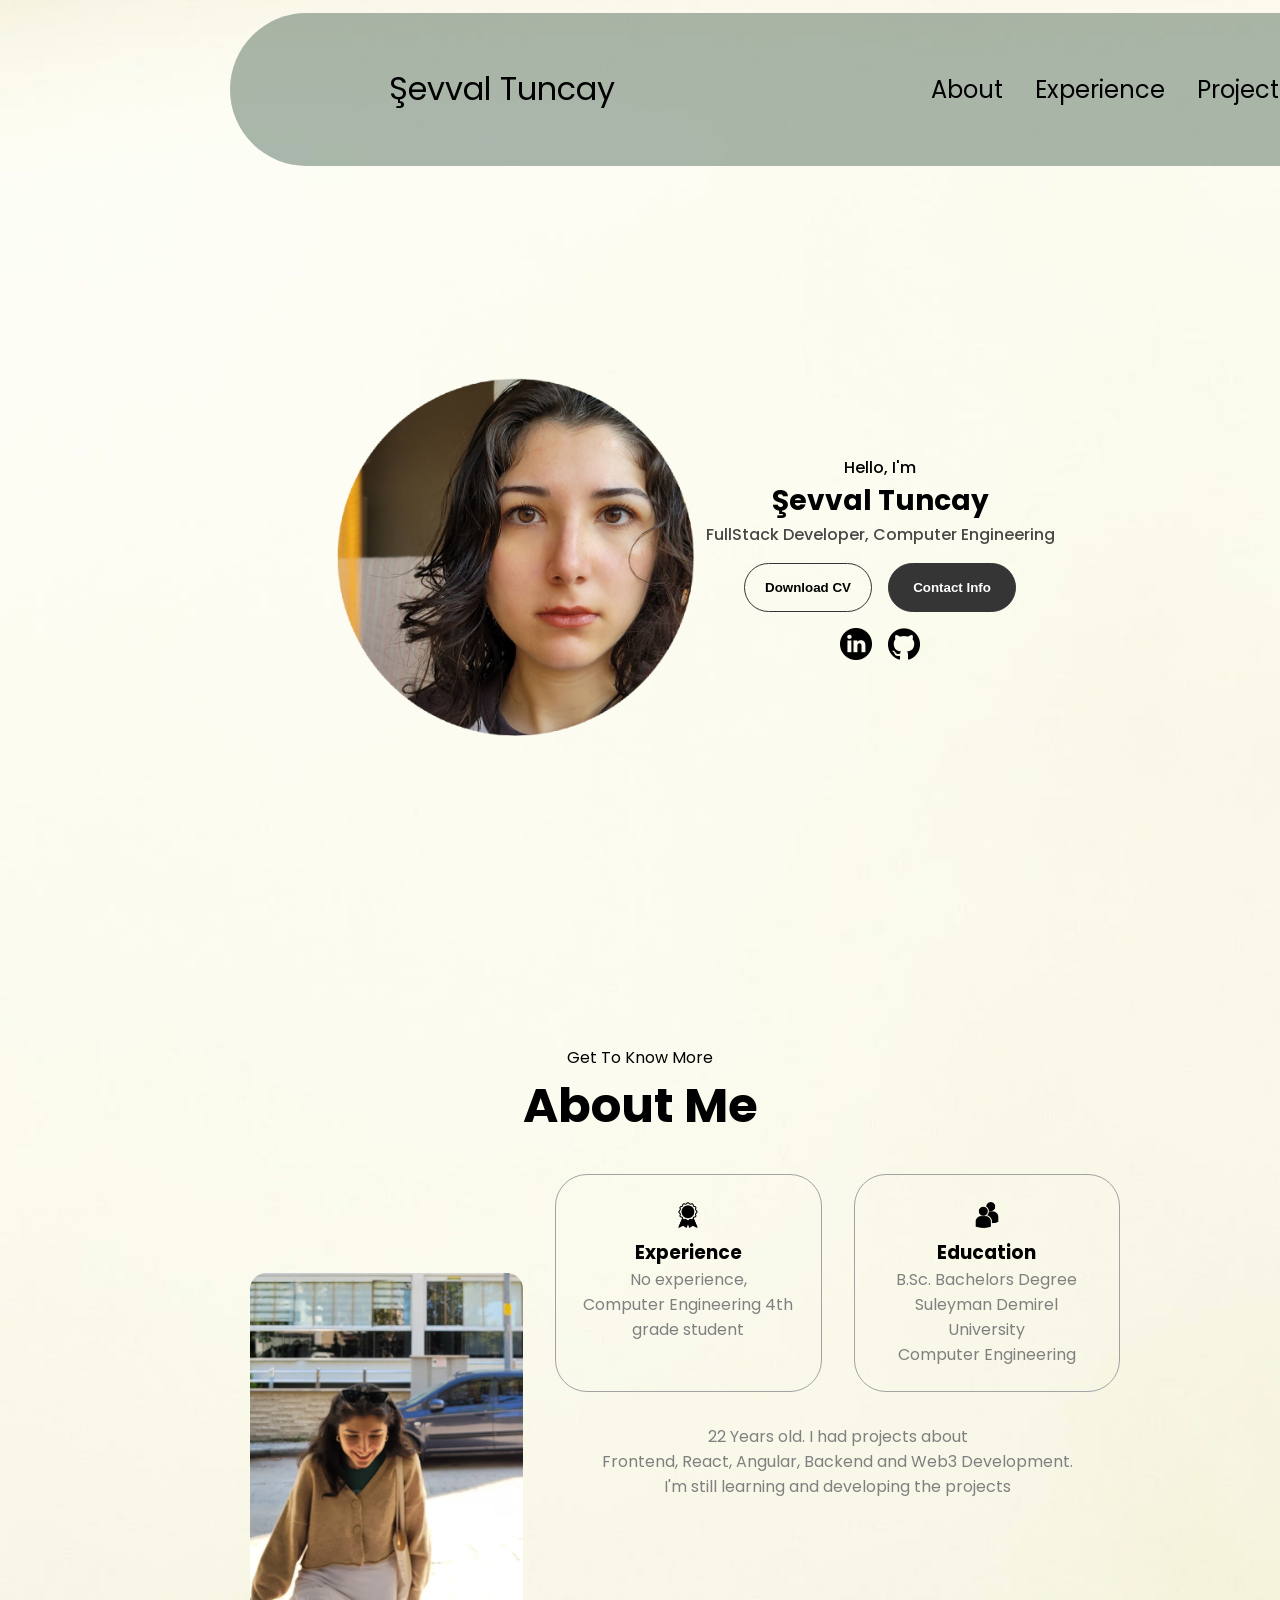
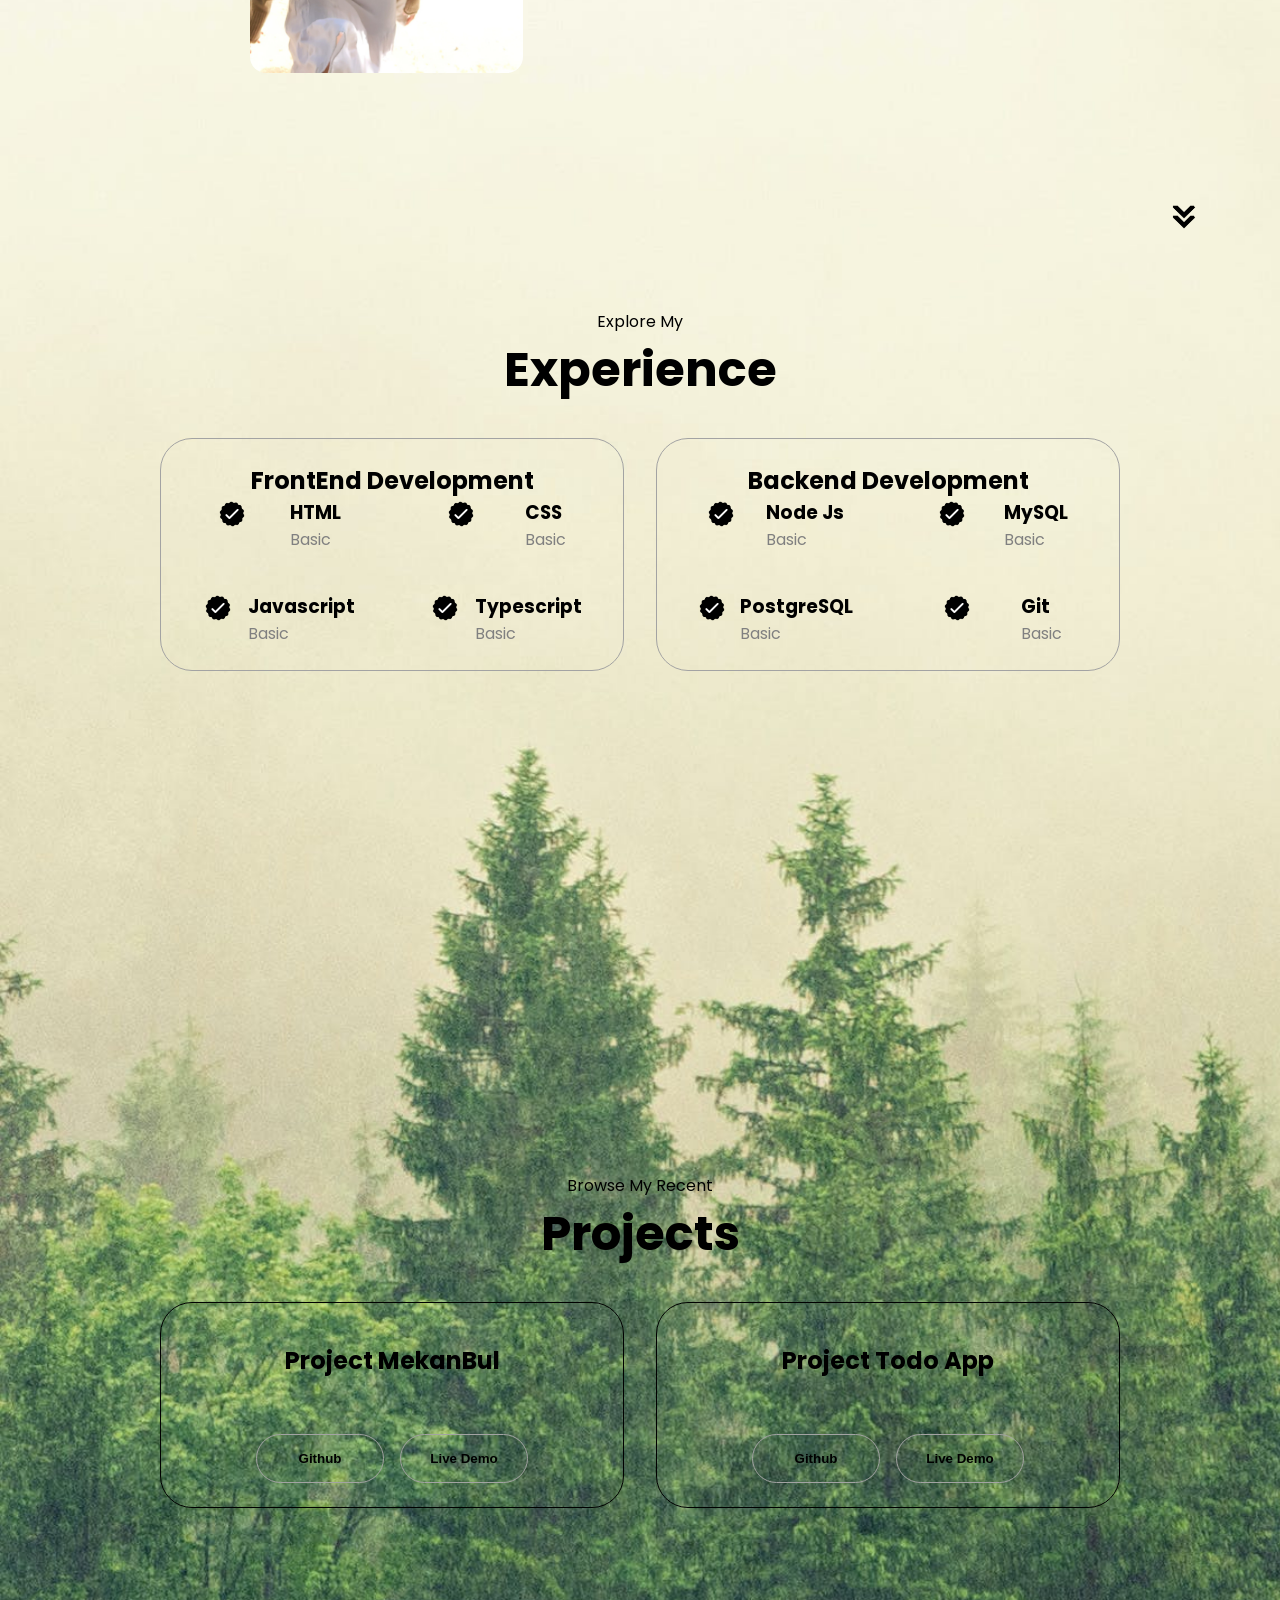
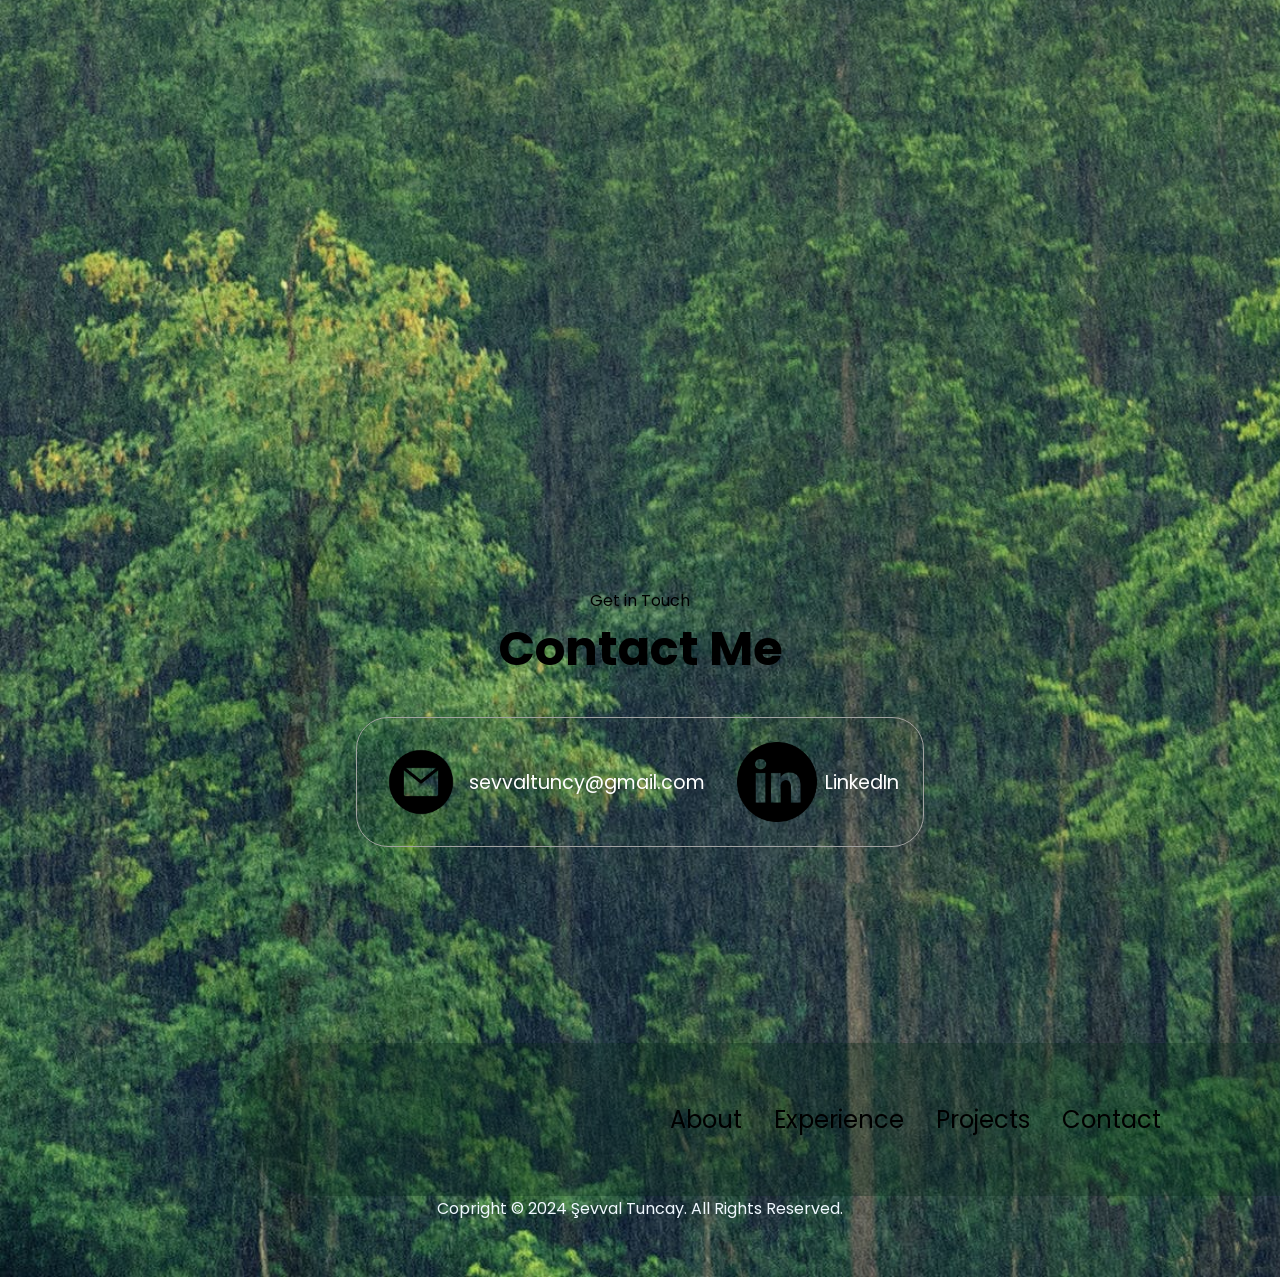
<file: index.html>
<!DOCTYPE html>
<html lang="en">
  <head>
    <meta charset="UTF-8" />
    <meta http-equiv="X-UA-Compatible" content="IE=edge" />
    <meta name="viewport" content="width=device-width, initial-scale=1.0" />
    <title>Portfolio</title>
    <link rel="stylesheet" href="style.css" />
    <link rel="stylesheet" href="media.css" />
  </head>
  <body>
    <nav id="desktop-nav">
      <div class="logo">Şevval Tuncay</div>
      <div>
        <ul class="nav-links">
          <li><a href="#about">About</a></li>
          <li><a href="#experience">Experience</a></li>
          <li><a href="#projects">Projects</a></li>
          <li><a href="#contact">Contact</a></li>
        </ul>
      </div>
    </nav>
    <nav id="hamburger-nav">
      <div class="logo">Şevval Tuncay</div>
      <div class="hamburger-menu">
        <div class="hamburger-icon" onclick="toggleMenu()">
          <span></span>
          <span></span>
          <span></span>
        </div>
        <div class="menu-links">
          <li><a href="#about" onclick="toggleMenu()">About</a></li>
          <li><a href="#experience" onclick="toggleMenu()">Experience</a></li>
          <li><a href="#projects" onclick="toggleMenu()">Projects</a></li>
          <li><a href="#contact" onclick="toggleMenu()">Contact</a></li>
        </div>
      </div>
    </nav>
    <section id="profile">
      <div class="section__pic-container">
        <img src="./assets/profile-pic.png" alt="Sevval Tuncay's profile picture" />
      </div>
      <div class="section__text">
        <p class="section__text__p1">Hello, I'm</p>
        <h1 class="title">Şevval Tuncay</h1>
        <p class="section__text__p2">FullStack Developer, Computer Engineering</p>
        <div class="btn-container">
          <button
            class="btn btn-color-2"
            onclick="window.open('./assets/cv2.pdf')"
          >
            Download CV
          </button>
          <button class="btn btn-color-1" onclick="location.href='./#contact'">
            Contact Info
          </button>
        </div>
        <div id="socials-container">
          <img
            src="./assets/linkedin.png"
            alt="My LinkedIn profile"
            class="icon"
            onclick="location.href='https://www.linkedin.com/in/sevval-tuncay/'"
          />
          <img
            src="./assets/github.png"
            alt="My Github profile"
            class="icon"
            onclick="location.href='https://github.com/sevvaltuncay'"
          />
        </div>
      </div>
    </section>
    <section id="about">
      <p class="section__text__p1">Get To Know More</p>
      <h1 class="title">About Me</h1>
      <div class="section-container">
        <div class="section__pic-container">
          <img
            src="./assets/about-pic.jpg"
            alt="Profile picture"
            class="about-pic"
          />
        </div>
        <div class="about-details-container">
          <div class="about-containers">
            <div class="details-container">
              <img
                src="./assets/experience.png"
                alt="Experience icon"
                class="icon"
              />
              <h3>Experience</h3>
              <p>No experience,<br>Computer Engineering 4th grade student</p>
            </div>
            <div class="details-container">
              <img
              src="./assets/education.png"
              alt="Education icon"
              class="icon"
            />
            <h3>Education</h3>
            <p>B.Sc. Bachelors Degree <br>Suleyman Demirel University<br>Computer Engineering </p>
            </div>
          </div>
          <div class="text-container">
            <p>22 Years old. I had projects about <br> Frontend, React, Angular, Backend and Web3 Development. <br>I'm still learning and developing the projects</p>
          </div>
        </div>
      </div>
      <img src="./assets/arrow.png" alt="Arrow icon" class="icon arrow"
      onclick="location.href='./#experience'" />
    </section>
    <section id="experience">
      <p class="section__text__p1">Explore My</p>
      <h1 class="title">Experience</h1>
      <div class="experience-details-container">
        <div class="about-containers">
          <div class="details-container">
            <h2 class="experience-sub-title">FrontEnd Development</h2>
            <div class="article-container">
              <article>
                <img src="./assets/checkmark.png" alt="Experience icon" class="icon" />
                <div>
                  <h3>HTML</h3>
                  <p>Basic</p>
                </div>
              </article>
              <article>
                <img src="./assets/checkmark.png" alt="Experience icon" class="icon" />
                <div>
                  <h3>CSS</h3>
                  <p>Basic</p>
                </div>
              </article>
              <article>
                <img src="./assets/checkmark.png" alt="Experience icon" class="icon" />
                <div>
                  <h3>Javascript</h3>
                  <p>Basic</p>
                </div>
              </article>
              <article>
                <img src="./assets/checkmark.png" alt="Experience icon" class="icon" />
                <div>
                  <h3>Typescript</h3>
                  <p>Basic</p>
                </div>
              </article>
            </div>
          </div>
          <div class="details-container">
            <h2 class="experience-sub-title">Backend Development</h2>
            <div class="article-container">
              <article>
                <img
                src="./assets/checkmark.png"
                alt="Experience icon"
                class="icon"
              />
              <div>
                <h3>Node Js</h3>
                <p>Basic</p>
              </div>
              </article>
              <article>
                <img
                src="./assets/checkmark.png"
                alt="Experience icon"
                class="icon"
              />
              <div>
                <h3>MySQL</h3>
                <p>Basic</p>
              </div>
              </article>
              <article>
                <img
                src="./assets/checkmark.png"
                alt="Experience icon"
                class="icon"
              />
              <div>
                <h3>PostgreSQL</h3>
                <p>Basic</p>
              </div>
              </article>
              <article>
                <img
                src="./assets/checkmark.png"
                alt="Experience icon"
                class="icon"
              />
              <div>
                <h3>Git</h3>
                <p>Basic</p>
              </div>
              </article>
        </div>
      </div>
    </section>
    <section id="projects">
      <p class="section__text__p1">Browse My Recent</p>
      <h1 class="title">Projects</h1>
      <div class="experience-details-container">
        <div class="about-containers">
          <div class="details-container color-container">
            <div class="article-container">
              <h2 class="experience-sub-title project-title">Project MekanBul</h2>
              <div class="btn-container">
                <button class="btn btn-color-2 project-btn" 
                onclick="location.href='https://github.com/sevvaltuncay/MekanBul'"
                >
                  Github
                </button>
                <button class="btn btn-color-2 project-btn" 
                onclick="location.href='https://github.com/sevvaltuncay/MekanBul'"
                >
                  Live Demo
                </button>
              </div>
            </div>
          </div>
          <div class="details-container color-container">
            <div class="article-container">
              <h2 class="experience-sub-title project-title">Project Todo App</h2>
              <div class="btn-container">
                <button class="btn btn-color-2 project-btn" 
                onclick="location.href='https://github.com/sevvaltuncay/react-todoapp'"
                >
                  Github
                </button>
                <button class="btn btn-color-2 project-btn" 
                onclick="location.href='https://github.com/sevvaltuncay/react-todoapp'"
                >
                  Live Demo
                </button>
              </div>
            </div>
          </div>
        </div>
      </div>
    </section>
    <section id="contact">
      <p class="section__text__p1">Get in Touch</p>
      <h1 class="title">Contact Me</h1>
      <div class="contact-info-upper-container">
        <div class="contact-info-container">
          <img src="./assets/email.png" alt="Email icon" class="icon contact-icon" 
          />
          <p><a onclick="goto('mailto:sevvaltuncy@gmail.com')"></a>sevvaltuncy@gmail.com</p>
        </div>
        <div class="contact-info-container">
          <img src="./assets/linkedin.png" 
          alt="Linkedin icon" 
          class="icon contact-icon" 
          />
          <p><a href='https://linkedin.com/sevvaltuncay'></a>LinkedIn</p>
        </div>
      </div>
    </section>
    <footer>
        <nav>
          <div class="nav-links-container">
            <ul class="nav-links">
              <li><a href="#about">About</a></li>
              <li><a href="#experience">Experience</a></li>
              <li><a href="#projects">Projects</a></li>
              <li><a href="#contact">Contact</a></li>
            </ul>
          </div>
        </nav>
        <p>Copright &#169; 2024 Şevval Tuncay. All Rights Reserved.</p>
    </footer>
    <script src="script.js"></script>
  </body>
</html>
</file>
<file: style.css>
/* GENERAL */

@import url("https://fonts.googleapis.com/css2?family=Poppins:wght@300;400;500;600&display=swap");

* {
  margin: 0;
  padding: 0;
}

body {
  background-image: url('./assets/pexels-johannes-plenio-1423600.jpg');
  background-size: cover;
  font-family: "Poppins", sans-serif;
}

html {
  scroll-behavior: smooth;
} /*baglantılar duzgun olsun diye*/

p {
  color: rgb(85, 85, 85);
}

/* TRANSITION */

a,
.btn {
  transition: all 300ms ease;
}

/* DESKTOP NAV */

nav,
.nav-links {
  display: flex;
}

nav {
  width:150vh;
  border-radius: 8rem;
  background: #062a1a56;
  margin-top: 1%;
  margin-left: 18%;
  justify-content: space-around;
  align-items: center;
  height: 17vh;
}

.nav-links {
  gap: 2rem;
  list-style: none;
  font-size: 1.5rem;
}

a {
  color: black;
  text-decoration: none;
  text-decoration-color: white;
}

a:hover {
  color:green;
  background-color: white;
  background-size: 5rem;
  padding: 1rem;
  width: 8rem;
  transition: all 300ms ease ;
  border-radius: 2rem;
  text-shadow: white;
  
}

.logo {
  font-size: 2rem;
}

.logo:hover {
  cursor: pointer;
}

/* HAMBURGER MENU */

#hamburger-nav {
  width: 100vh;
  background-color: #062a1a56;
  border-radius: 8rem;
  display: none;
}

.hamburger-menu {
  position: relative;
  display: inline-block;
}

.hamburger-icon {
  display: flex;
  flex-direction: column;
  justify-content: space-between;
  height: 24px;
  width: 30px;
  cursor: pointer;
}

.hamburger-icon span {
  width: 100%;
  height: 2px;
  background-color: black;
  transition: all 0.3 ease-in-out;
}

.menu-links {
  position: absolute;
  top: 100%;
  right: 0;
  border-radius: 50px;
  background-color: white;
  width: fit-content;
  max-height: 0;
  overflow: hidden;
  transition: all 0.3 ease-in-out;
}

.menu-links a {
  display: block;
  padding: 10px;
  text-align: center;
  font-size: 1.5rem;
  color: black;
  text-decoration: none;
  transition: all 0.3 ease-in-out;
}

.menu-links li {
  list-style: none;
}

.menu-links.open {
  max-height: 300px;
}

.hamburger-icon.open span:first-child {
  transform: rotate(45deg) translate(10px, 5px);
}

.hamburger-icon.open span:nth-child(2) {
  opacity: 0;
}

.hamburger-icon.open span:last-child {
  transform: rotate(-45deg) translate(10px, -5px);
}

.hamburger-icon span:first-child {
  transform: none;
}

.hamburger-icon span:first-child {
  opacity: 1;
}

.hamburger-icon span:first-child {
  transform: none;
}

/* SECTIONS */

section {
  padding-top: 4vh;
  height: 96vh;
  margin: 0 10rem;
  box-sizing: border-box;
  min-height: fit-content;
}

.section-container {
  display: flex;
}

/* PROFILE SECTION */

#profile {
  display: flex;
  justify-content: center;
  gap: 5rem;
  height: 80vh;
}

.section__pic-container {
  display: flex;
  height: 400px;
  width: 400px;
  margin: auto 0;
}

.section__text {
  align-self: center;
  text-align: center;
}
.section__text h1{
  font-size: 1.75rem;
}

.section__text p {
  font-weight: 500;
}

.section__text__p1 {
  color: black;
  text-align: center;
}

.section__text__p2 {
  color: rgba(51, 48, 48, 0.886);
  font-size: 1rem;
  margin-bottom: 1rem;
}

.title {
  font-size: 3rem;
  text-align: center;
}

#socials-container {
  display: flex;
  justify-content: center;
  margin-top: 1rem;
  gap: 1rem;
}

/* ICONS */

.icon {
  cursor: pointer;
  height: 2rem;
}

.title{
  font-size: 3rem;
  text-align: center;
}
#socials-container{
  display: flex;
  justify-content: center;
  margin-top: 1rem;
  gap: 1rem;
}
.icon{
  cursor: pointer;
  height: 2rem;
}
/*Buttons*/

.btn-container{
  display: flex;
  justify-content: center;
  gap: 1rem;
}
.btn{
  font-weight: 600;
  transition: all 300ms ease;
  padding: 1rem;
  width: 8rem;
  border-radius: 2rem;
}
.btn-color-1,
.btn-color-2{
  border: rgb(53,53,53) 0.1rem solid;
}
.btn-color-1:hover,
.btn-color-2:hover{
  cursor: pointer;
}
.btn-color-1,
.btn-color-2:hover{
  background: rgb(53,53,53);
  color: white;
}
.btn-color-1:hover{
  background: rgb(0,0,0);
}
.btn-color-2{
  background: none;
}
.btn-color-2:hover{
  border:rgb(255,255,255) 0.1rem solid;
}
.btn-container{
  gap: 1rem;
}
.btn-color-1:hover,
.btn-color-2:hover{
  cursor: pointer;
}
.btn-color-1,
.btn-color-2:hover{
  background: rgb(53,53,53);
  color: white;
}
.btn-color-1:hover{
  background: rgb(53,53,53);
}
.btn-color-2{
  background: none;
}
.btn-color-2:hover{
  border:rgb(255,255,255) 0.1rem solid;
}
.btn-container{
  gap: 1rem;
}
/*about*/
#about{
  position: relative;
}
.about-containers{
  gap: 2rem;
  margin-bottom: 2rem;
  margin-top: 2rem;
}
.about-details-containers{
  justify-content: space-around;
  flex-direction: column;
}
.about-containers,
.about-details-containers{
  display: flex;
}
.about-pic{
  border-radius: 1rem;
}
.arrow{
  position: absolute;
  right: -5rem;
  bottom: 2.5rem;
}
.details-container{
  padding: 1.5rem;
  flex: 1;
  border-radius: 2rem;
  border: rgb(53, 53,53) 0.1rem solid;
  border-color: rgb(163,163,163);
  text-align: center;
}
.details-container p {
  color: grey;
}
.text-container p{
  justify-content: space-around;
  text-align: center;
  color: grey;
}
.section-container{
  gap: 4rem;
  height: 80%;
}
.section__pic-container{
  position: relative;
  right: -10vh;
  height: 400px;
  width: 400px;
  margin: auto 0;
}
/*EXperience */

#experience{
  position: relative;
}
.experince-sub-title{
  color: rgb(85,85,85);
  font-weight: 600;
  font-size: 1.75rem;
  margin-bottom: 2rem;
}
.exoperience-details-container{
  display: flex;
  justify-content: center;
  flex-direction: column;
}
.article-container{
  display: flex;
  text-align: initial;
  flex-wrap: wrap;
  flex-direction: row;
  gap: 2.5rem;
  justify-content: space-around;
}
article{
  display: flex;
  width: 10rem;
  justify-content: space-around;
  gap: 0.5rem;
}
article .icon{
  cursor: default;
}
/*Projects*/
#projects {
  position: relative;
}
.color-container{
  border-color: black;
}
.project-title{
  margin: 1rem;
  color: black;
}
.project-btn{
  color:black;
  border-color: rgb(163,163,163);
}
/*contact*/
#contact{
  display: flex;
  justify-content: center;
  flex-direction: column;
  height: 70vh;
}
.contact-info-upper-container{
  display: flex;
  justify-content: center;
  border-radius: 2rem;
  border: rgb(53,53,53) 0.1rem solid;
  border-color: rgb(163,163,163);
  margin: 2rem auto;
  padding: 0.5rem;
}
.contact-info-container{
  display: flex;
  align-items: center;
  gap: 0.5rem;
  margin: 1rem;
}
.contact-info-container p{
  color: white;
  font-size: larger;
}
.contact-info-container p:hover{
  color: black;
  cursor: pointer;
  transition: all 20ms ease;
}
.contact-icon{
  cursor: default;
  height: 5rem;
}
.email-icon{
  height: 2.5rem;
}
/*Footer Section*/
footer{
  height: 26vh;
  margin: 0 1rem;
}
footer p{
  text-align: center;
  color: aliceblue;
}
</file>
<file: media.css>
@media screen and (max-width:1400px){
    #profile {
        height: 83vh;
        margin-bottom: 6rem;
    }
    .about-containers{
        flex-wrap: wrap;
    }

}
@media screen and (max-width:1200px){
    #desktop-nav {
        display: none;
    }
    #hamburger-nav{
        justify-content: space-around;
    }
}
@media screen and (max-width:1200px){
    #desktop-nav {
        display: none;
    }
    #hamburger-nav{
        width:  auto;
        display: flex;
    }
    #experience, .experience-details-container{
        margin-top:2rem;
    }
    #profile,
    .section-container{
        display: block;
    }
    .arrow{
        display:none;
    }
    section,
    .section-container{
        height: fit-content;
    }
    section{
        margin: 0 5%;
    }
    .section__pic-container{
        width: 275px;
        height: 275px;
        margin: 0 auto 2rem;
    }
    .about-containers{
        margin-top: 0;
    }
}
@media screen and (max-width:600px){
    #contact, footer{
        height: 40vh;
    }
    #profile{
        height: 83vh;
        margin-bottom: 0;
    }
    article{
        font-size: 1rem;
    }
    footer nav{
        width: fit-content;
        height: auto;
        margin-bottom: 2rem;
    }
    .about-containers, .contact-info-upper-container,
    .btn-container{
        flex-wrap: wrap;
    }
    .contact-info-container{
        margin: 0;
    }
    .contact-info-container p,
    .nav-links li a{
        font-size: 1rem;
    }
    .experience-sub-title{
        font-size: 1.25rem;
    }
    .logo{
        font-size: 1.5rem;
    }
    .nav-links{
        flex-direction: column;
        gap: 0.5rem;
        text-align: center;
    }
    .section__pic-container{
        width: auto;
        height: 46vw;
        margin-bottom: auto;
        right: 10px;
        justify-content: center;
    }
    .section__text__p2{
        font-size:1.25rem;
    }
    .title{
        font-size: 2rem;
    }
    .text-container{
        text-align: justify;
    }

}
</file>
